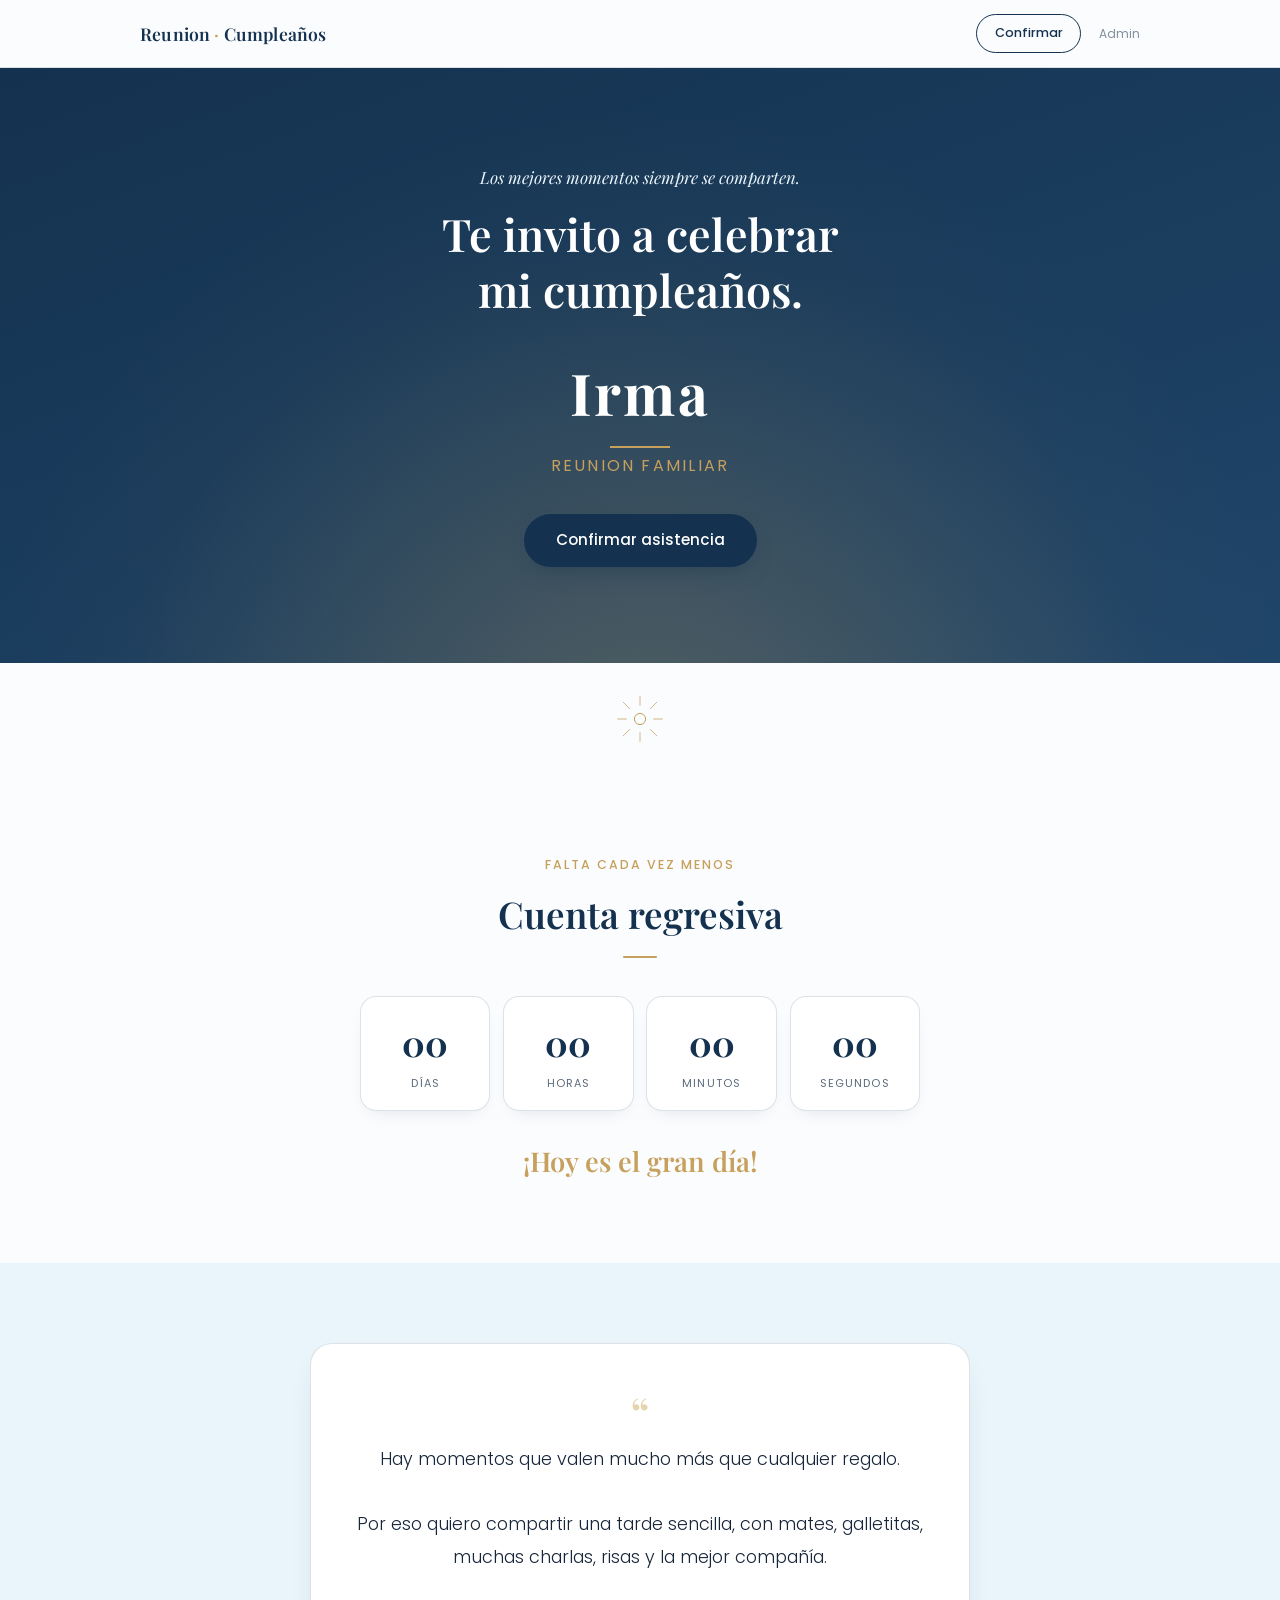
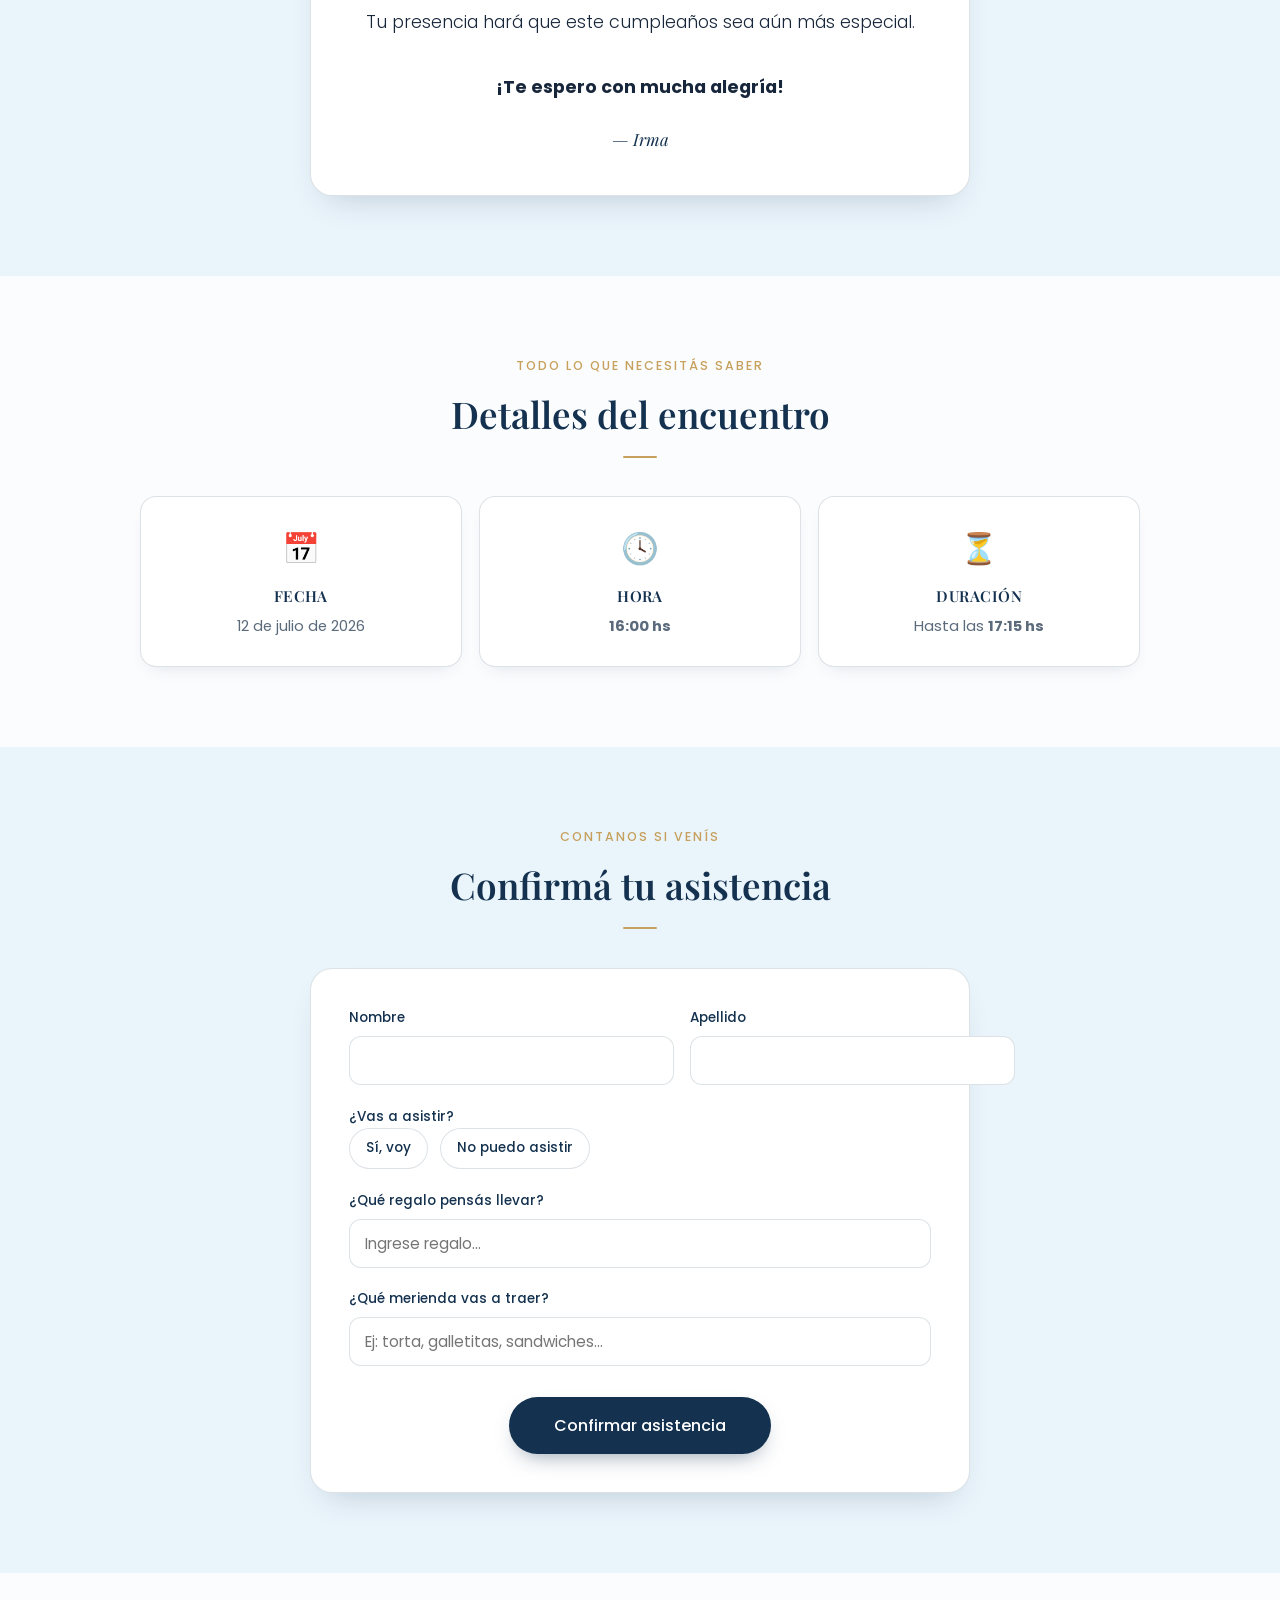
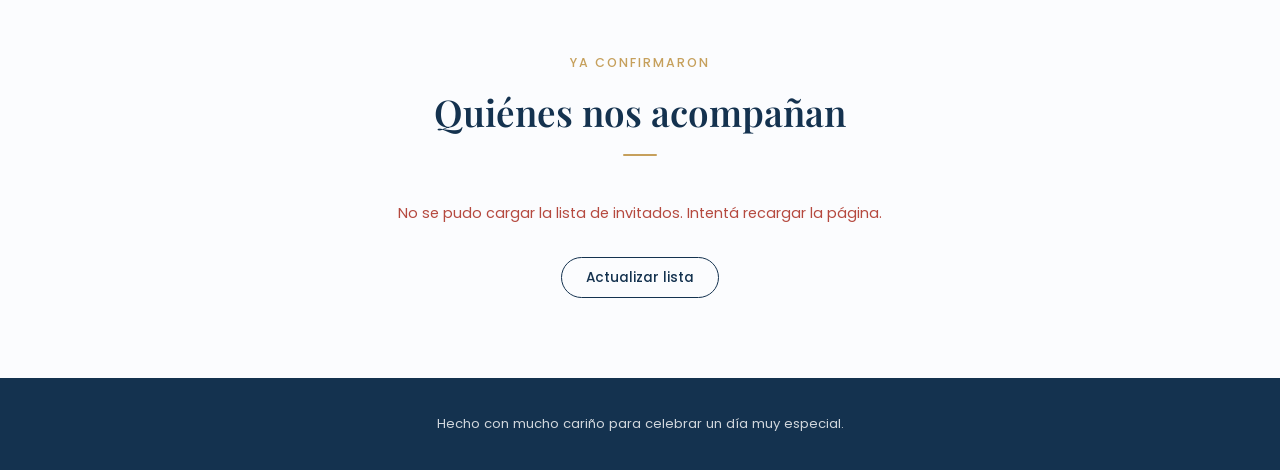
<file: index.html>
<!DOCTYPE html>
<html lang="es">
<head>
  <meta charset="UTF-8">
  <meta name="viewport" content="width=device-width, initial-scale=1.0">
  <title>Cumpleaños de Irma · 12 de julio</title>
  <meta name="description" content="Invitación al cumpleaños de Irma. Una tarde en familia, con mates, charlas y mucho cariño.">

  <!-- Google Fonts: Playfair Display (display) + Poppins (texto) -->
  <link rel="preconnect" href="https://fonts.googleapis.com">
  <link rel="preconnect" href="https://fonts.gstatic.com" crossorigin>
  <link href="https://fonts.googleapis.com/css2?family=Playfair+Display:ital,wght@0,500;0,600;0,700;1,500&family=Poppins:wght@300;400;500;600&display=swap" rel="stylesheet">

  <link rel="stylesheet" href="style.css">
</head>
<body>

  <!-- ============ NAVBAR ============ -->
<header class="navbar" id="site-header">
  <div class="navbar__inner">
    <span class="navbar__brand">Reunion <span class="navbar__brand-dot">·</span> Cumpleaños </span>

    <div class="navbar__actions">
      <a href="#rsvp-section" class="navbar__cta">
        Confirmar
      </a>

      <a href="admin.html" class="navbar__admin">
        Admin
      </a>
    </div>

  </div>
</header>

  <!-- ============ HERO (sin foto, solo color y tipografía) ============ -->
  <section class="hero" id="hero-section">
    <div class="hero__ornament" aria-hidden="true"></div>
    <div class="hero__content">
      <p class="hero__eyebrow">Los mejores momentos siempre se comparten.</p>
      <h1 class="hero__title">Te invito a celebrar<br>mi cumpleaños.</h1>

      <div class="hero__name-block">
        <span class="hero__name">Irma</span>
        <span class="hero__age">Reunion familiar</span>
      </div>

      <a href="#rsvp-section" class="btn btn--primary">Confirmar asistencia</a>
    </div>
  </section>

  <!-- Divisor firma: sol de líneas doradas -->
  <div class="divider" aria-hidden="true">
    <svg class="divider__sun" viewBox="0 0 120 120" xmlns="http://www.w3.org/2000/svg">
      <circle cx="60" cy="60" r="14" class="divider__sun-core"/>
      <g class="divider__sun-rays">
        <line x1="60" y1="4" x2="60" y2="26"/>
        <line x1="60" y1="94" x2="60" y2="116"/>
        <line x1="4" y1="60" x2="26" y2="60"/>
        <line x1="94" y1="60" x2="116" y2="60"/>
        <line x1="18" y1="18" x2="34" y2="34"/>
        <line x1="86" y1="86" x2="102" y2="102"/>
        <line x1="102" y1="18" x2="86" y2="34"/>
        <line x1="34" y1="86" x2="18" y2="102"/>
      </g>
    </svg>
  </div>

  <!-- ============ CONTADOR REGRESIVO ============ -->
  <section class="section countdown" id="countdown-section">
    <div class="container">
      <p class="section__eyebrow">Falta cada vez menos</p>
      <h2 class="section__title">Cuenta regresiva</h2>

      <div class="countdown__grid" id="countdown-timer-grid">
        <div class="countdown__unit">
          <span class="countdown__number" id="countdown-days">00</span>
          <span class="countdown__label">Días</span>
        </div>
        <div class="countdown__unit">
          <span class="countdown__number" id="countdown-hours">00</span>
          <span class="countdown__label">Horas</span>
        </div>
        <div class="countdown__unit">
          <span class="countdown__number" id="countdown-minutes">00</span>
          <span class="countdown__label">Minutos</span>
        </div>
        <div class="countdown__unit">
          <span class="countdown__number" id="countdown-seconds">00</span>
          <span class="countdown__label">Segundos</span>
        </div>
      </div>

      <p class="countdown__today" id="countdown-today-message" hidden>¡Hoy es el gran día!</p>
    </div>
  </section>

  <!-- ============ MENSAJE PERSONAL ============ -->
  <section class="section message">
    <div class="container container--narrow">
      <div class="message__card">
        <span class="message__mark" aria-hidden="true">&#8220;</span>
        <p class="message__text">
          Hay momentos que valen mucho más que cualquier regalo.
          <br><br>
          Por eso quiero compartir una tarde sencilla, con mates, galletitas, muchas charlas, risas y la mejor compañía.
          <br><br>
          Tu presencia hará que este cumpleaños sea aún más especial.
          <br><br>
          <strong>¡Te espero con mucha alegría!</strong>
        </p>
        <span class="message__signature">— Irma</span>
      </div>
    </div>
  </section>

  <!-- ============ INFORMACIÓN DEL EVENTO ============ -->
  <section class="section event" id="event-details-section">
    <div class="container">
      <p class="section__eyebrow">Todo lo que necesitás saber</p>
      <h2 class="section__title">Detalles del encuentro</h2>

      <div class="event__grid">
        <div class="event__item">
          <div class="event__icon" aria-hidden="true">📅</div>
          <h3 class="event__label">Fecha</h3>
          <p class="event__value">12 de julio de 2026</p>
        </div>

        <div class="event__item">
          <div class="event__icon" aria-hidden="true">🕓</div>
          <h3 class="event__label">Hora</h3>
          <p class="event__value"><strong>16:00 hs</strong></p>
        </div>

        <div class="event__item">
          <div class="event__icon" aria-hidden="true">⏳</div>
          <h3 class="event__label">Duración</h3>
          <p class="event__value">Hasta las <strong>17:15 hs</strong></p>
        </div>
      </div>
    </div>
  </section>

 <!-- ============ FORMULARIO DE CONFIRMACIÓN ============ -->
<section class="section rsvp" id="rsvp-section">
  <div class="container container--narrow">

    <p class="section__eyebrow">Contanos si venís</p>
    <h2 class="section__title">Confirmá tu asistencia</h2>

    <form class="rsvp__form" id="rsvp-form" novalidate>

      <div class="rsvp__row">
        <div class="rsvp__field">
          <label for="rsvp-first-name">Nombre</label>
          <input type="text" id="rsvp-first-name" name="nombre" required autocomplete="given-name">
        </div>

        <div class="rsvp__field">
          <label for="rsvp-last-name">Apellido</label>
          <input type="text" id="rsvp-last-name" name="apellido" required autocomplete="family-name">
        </div>
      </div>

      <fieldset class="rsvp__field rsvp__fieldset">
        <legend>¿Vas a asistir?</legend>
        <div class="rsvp__options">
          <label class="rsvp__option">
            <input type="radio" name="asistencia" value="true" required>
            <span>Sí, voy</span>
          </label>

          <label class="rsvp__option">
            <input type="radio" name="asistencia" value="false" required>
            <span>No puedo asistir</span>
          </label>
        </div>
      </fieldset>

      <div class="rsvp__field">
        <label for="rsvp-gift">¿Qué regalo pensás llevar?</label>
        <input type="text" id="rsvp-gift" name="regalo" placeholder="Ingrese regalo...">
      </div>

      <div class="rsvp__field">
        <label for="rsvp-merienda">¿Qué merienda vas a traer?</label>
        <input type="text" id="rsvp-merienda" name="merienda" placeholder="Ej: torta, galletitas, sandwiches...">
      </div>

      <button type="submit" class="btn btn--primary rsvp__submit">
        Confirmar asistencia
      </button>

      <p class="rsvp__status" id="rsvp-status" role="status" aria-live="polite" hidden></p>

    </form>
  </div>
</section>

  <!-- ============ LISTA DE PARTICIPANTES CONFIRMADOS ============ -->
  <section class="section guests" id="guests-section">
    <div class="container container--narrow">
      <p class="section__eyebrow">Ya confirmaron</p>
      <h2 class="section__title">Quiénes nos acompañan</h2>

      <div class="guests__list" id="guests-list" aria-live="polite">
        <p class="guests__loading" id="guests-loading">Cargando invitados...</p>
      </div>

      <p class="guests__empty" id="guests-empty" hidden>Todavía no hay confirmaciones. ¡Sé el primero!</p>
      <p class="guests__error" id="guests-error" hidden>No se pudo cargar la lista de invitados. Intentá recargar la página.</p>

      <button type="button" class="btn btn--ghost" id="guests-refresh">Actualizar lista</button>
    </div>
  </section>

  <!-- ============ MODAL DE CONFIRMACIÓN ============ -->
  <div class="modal" id="thank-you-modal" aria-hidden="true" role="dialog" aria-modal="true" aria-labelledby="thank-you-modal-title">
    <div class="modal__backdrop" data-close-modal></div>
    <div class="modal__card">
      <h3 class="modal__title" id="thank-you-modal-title">¡Muchas gracias por confirmar!</h3>
      <p class="modal__text">
        Será una enorme alegría compartir este momento.
        <br><br>
        Prepará las ganas de charlar, tomar unos mates y pasar un lindo momento en familia. (Si sos Lety, traer facturas)
        <br><br>
        <strong>¡Nos vemos muy pronto!</strong>
      </p>
      <button type="button" class="btn btn--primary" data-close-modal>Cerrar</button>
    </div>
  </div>

  <!-- Canvas liviano para el confeti (solo se dibuja un instante al confirmar) -->
  <canvas id="confetti-canvas" aria-hidden="true"></canvas>

  <!-- ============ FOOTER ============ -->
  <footer class="footer">
    <p>Hecho con mucho cariño para celebrar un día muy especial.</p>
  </footer>

  <script src="script.js"></script>
</body>
</html>
</file>
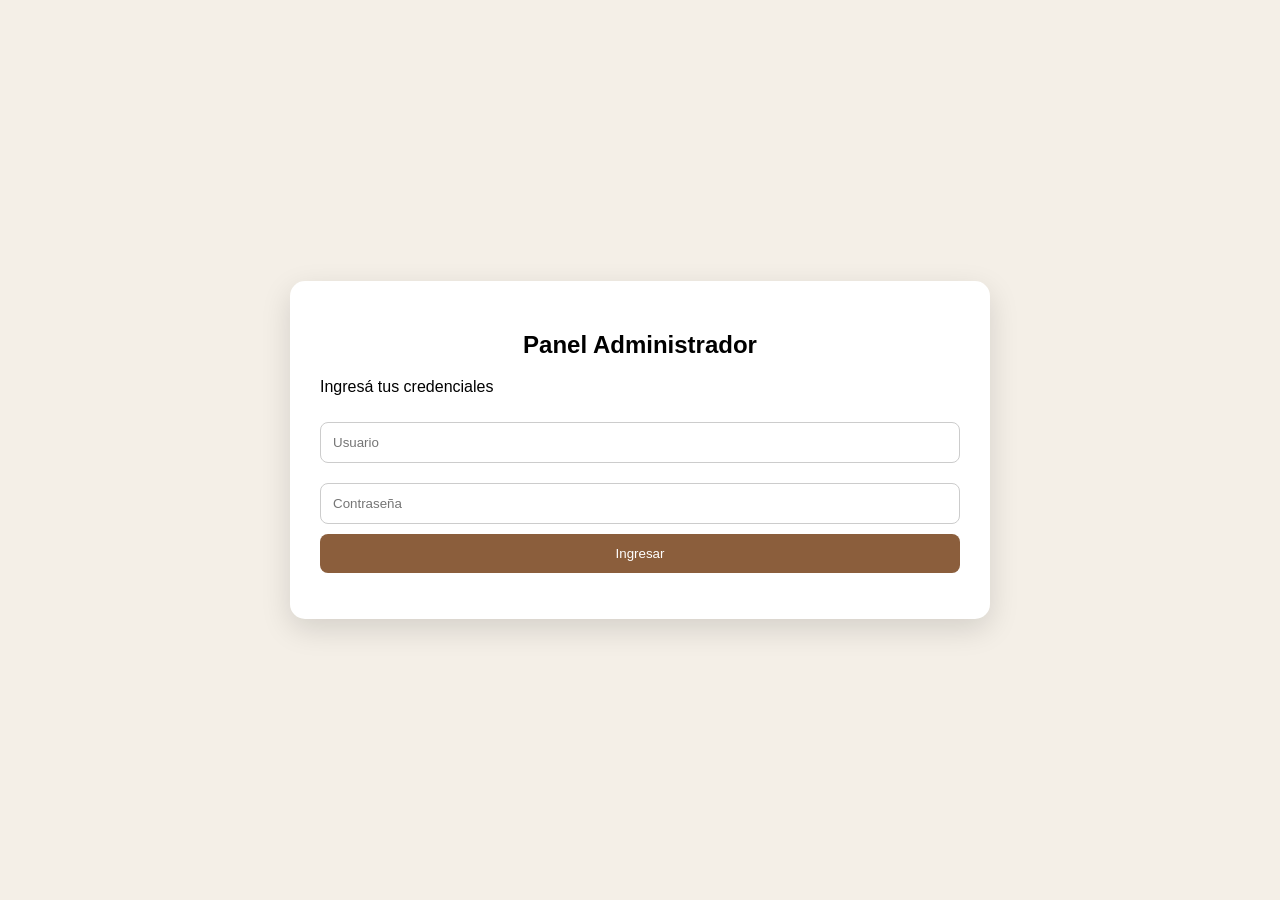
<file: admin.html>
<!DOCTYPE html>
<html lang="es">
<head>
    <meta charset="UTF-8">
    <meta name="viewport" content="width=device-width, initial-scale=1.0">
    <title>Panel Admin - Invitados</title>
    <link rel="stylesheet" href="admin.css">
</head>
<body>

    <main class="admin-container">

        <section class="login-card" id="login-section">

            <h1>Panel Administrador</h1>

            <p>Ingresá tus credenciales</p>

            <input 
                type="text" 
                id="usuario"
                placeholder="Usuario">

            <input 
                type="password" 
                id="password"
                placeholder="Contraseña">

            <button id="login-btn">
                Ingresar
            </button>

            <p id="login-message"></p>

        </section>



        <section class="panel" id="admin-panel" hidden>

            <div class="panel-header">

                <h1>Invitados</h1>

                <button id="logout-btn">
                    Cerrar sesión
                </button>

            </div>


            <div id="invitados-lista">

                <p>Cargando invitados...</p>

            </div>

            <button id="volver-btn" type="button">
                Volver a la invitación
            </button>

        </section>

    </main>


<script src="admin.js"></script>

</body>
</html>
</file>
<file: style.css>
/* =========================================================
   CUMPLEAÑOS DE IRMA — HOJA DE ESTILOS (versión simple y liviana)
   Sin fondo fotográfico, sin partículas, sin efectos de blur.
   Tipografía: Playfair Display (display) + Poppins (texto).
   ========================================================= */

/* ---------- 1. VARIABLES / TOKENS ---------- */
:root {
  --color-white: #ffffff;
  --color-bg: #fbfcfe;
  --color-celeste: #8fbfe0;
  --color-celeste-suave: #eaf4fb;
  --color-azul: #14324f;
  --color-azul-2: #1f4569;
  --color-dorado: #c6a05c;
  --color-dorado-suave: #e6d3ac;
  --color-text: #17263a;
  --color-text-soft: #5b6b7c;
  --color-line: rgba(20, 50, 79, 0.14);
  --color-verde: #3f8f5f;
  --color-rojo: #b5493f;

  --font-display: "Playfair Display", serif;
  --font-body: "Poppins", sans-serif;

  --section-padding: clamp(3rem, 7vw, 5rem);
  --radius-lg: 22px;
  --radius-md: 16px;
  --radius-sm: 12px;

  --shadow-soft: 0 16px 34px -18px rgba(20, 50, 79, 0.25);
  --shadow-card: 0 8px 20px -12px rgba(20, 50, 79, 0.2);
  --shadow-card-hover: 0 14px 28px -14px rgba(20, 50, 79, 0.28);

  --ease: cubic-bezier(0.22, 1, 0.36, 1);
}

/* ---------- 2. RESET ---------- */
* {
  box-sizing: border-box;
  margin: 0;
  padding: 0;
}

html {
  scroll-behavior: smooth;
}

body {
  font-family: var(--font-body);
  background: var(--color-bg);
  color: var(--color-text);
  line-height: 1.6;
}

img {
  max-width: 100%;
  display: block;
}

a {
  text-decoration: none;
  color: inherit;
}

button {
  font-family: inherit;
  cursor: pointer;
  border: none;
  background: none;
}

/* Foco visible accesible en toda la página */
a:focus-visible,
button:focus-visible,
input:focus-visible,
textarea:focus-visible {
  outline: 2px solid var(--color-dorado);
  outline-offset: 3px;
  border-radius: 4px;
}

@media (prefers-reduced-motion: reduce) {
  html {
    scroll-behavior: auto;
  }
  * {
    animation-duration: 0.001ms !important;
    animation-iteration-count: 1 !important;
    transition-duration: 0.001ms !important;
  }
}

/* ---------- 3. UTILIDADES ---------- */
.container {
  width: 100%;
  max-width: 1040px;
  margin: 0 auto;
  padding: 0 1.25rem;
}

.container--narrow {
  max-width: 700px;
}

.section {
  padding: var(--section-padding) 0;
}

.section__eyebrow {
  text-align: center;
  font-size: 0.78rem;
  letter-spacing: 0.16em;
  text-transform: uppercase;
  color: var(--color-dorado);
  font-weight: 500;
  margin-bottom: 0.6rem;
}

.section__title {
  text-align: center;
  font-family: var(--font-display);
  font-weight: 600;
  font-size: clamp(1.6rem, 3.2vw, 2.3rem);
  color: var(--color-azul);
  margin-bottom: 2.4rem;
  position: relative;
}

/* Filete dorado bajo cada título de sección: refuerza la identidad sin sumar ruido */
.section__title::after {
  content: "";
  display: block;
  width: 34px;
  height: 2px;
  margin: 0.75rem auto 0;
  background: var(--color-dorado);
  border-radius: 2px;
}

/* Botones */
.btn {
  display: inline-flex;
  align-items: center;
  justify-content: center;
  padding: 0.9rem 2rem;
  border-radius: 999px;
  font-size: 0.95rem;
  font-weight: 500;
  transition: transform 0.25s var(--ease), box-shadow 0.25s var(--ease), background 0.25s var(--ease);
}

.btn--primary {
  background: var(--color-azul);
  color: var(--color-white);
  box-shadow: 0 10px 22px -10px rgba(20, 50, 79, 0.5);
}

.btn--primary:hover {
  transform: translateY(-2px);
  box-shadow: 0 14px 26px -10px rgba(20, 50, 79, 0.55);
}

.btn--primary:active {
  transform: translateY(0);
}

.btn--primary:disabled {
  opacity: 0.6;
  cursor: not-allowed;
  transform: none;
}

.btn--ghost {
  margin-top: 2rem;
  border: 1.5px solid var(--color-azul);
  color: var(--color-azul);
  padding: 0.6rem 1.5rem;
  font-size: 0.85rem;
  display: block;
  width: fit-content;
  margin-left: auto;
  margin-right: auto;
}

.btn--ghost:hover {
  background: var(--color-azul);
  color: var(--color-white);
}

/* ---------- 4. NAVBAR ---------- */
.navbar {
  position: sticky;
  top: 0;
  left: 0;
  right: 0;
  z-index: 50;
  padding: 0.9rem 0;
  background: rgba(251, 252, 254, 0.9);
  backdrop-filter: saturate(160%) blur(6px);
  -webkit-backdrop-filter: saturate(160%) blur(6px);
  border-bottom: 1px solid var(--color-line);
}

.navbar__inner {
  max-width: 1040px;
  margin: 0 auto;
  padding: 0 1.25rem;
  display: flex;
  align-items: center;
  justify-content: space-between;
}

.navbar__brand {
  font-family: var(--font-display);
  font-size: 1.1rem;
  font-weight: 600;
  color: var(--color-azul);
  letter-spacing: 0.01em;
}

.navbar__brand-dot {
  color: var(--color-dorado);
}

.navbar__actions {
  display: flex;
  align-items: center;
  gap: 1.1rem;
}

.navbar__cta {
  font-size: 0.8rem;
  font-weight: 500;
  padding: 0.5rem 1.1rem;
  border-radius: 999px;
  border: 1.5px solid var(--color-azul);
  color: var(--color-azul);
  transition: background 0.2s var(--ease), color 0.2s var(--ease);
}

.navbar__cta:hover {
  background: var(--color-azul);
  color: var(--color-white);
}

.navbar__admin {
  font-size: 0.75rem;
  color: var(--color-text-soft);
  opacity: 0.75;
  transition: opacity 0.2s var(--ease);
}

.navbar__admin:hover {
  opacity: 1;
}

/* ---------- 5. HERO (solo color y tipografía, sin foto) ---------- */
.hero {
  position: relative;
  background: linear-gradient(160deg, var(--color-azul) 0%, var(--color-azul-2) 100%);
  padding: clamp(3.5rem, 12vw, 6rem) 1.25rem;
  text-align: center;
  overflow: hidden;
}

/* Textura sutil: un arco doble muy fino, motivo recurrente del "sol" de la marca */
.hero__ornament {
  position: absolute;
  inset: 0;
  pointer-events: none;
  background:
    radial-gradient(circle at 50% 118%, rgba(198, 160, 92, 0.22), transparent 55%),
    radial-gradient(circle at 50% 118%, rgba(198, 160, 92, 0.12), transparent 70%);
}

.hero__content {
  position: relative;
  max-width: 640px;
  margin: 0 auto;
  animation: hero-rise 0.9s var(--ease) both;
}

@keyframes hero-rise {
  from {
    opacity: 0;
    transform: translateY(14px);
  }
  to {
    opacity: 1;
    transform: translateY(0);
  }
}

.hero__eyebrow {
  color: var(--color-celeste-suave);
  font-size: clamp(0.9rem, 1.6vw, 1.05rem);
  font-weight: 300;
  font-style: italic;
  font-family: var(--font-display);
  margin-bottom: 0.9rem;
}

.hero__title {
  font-family: var(--font-display);
  color: var(--color-white);
  font-size: clamp(1.9rem, 6vw, 2.8rem);
  font-weight: 600;
  line-height: 1.25;
  margin-bottom: 1.8rem;
}

.hero__name-block {
  display: flex;
  flex-direction: column;
  align-items: center;
  gap: 0.3rem;
  margin-bottom: 2.2rem;
}

.hero__name {
  font-family: var(--font-display);
  font-size: clamp(2.4rem, 9vw, 3.6rem);
  font-weight: 700;
  letter-spacing: 0.04em;
  color: var(--color-white);
}

.hero__name::after {
  content: "";
  display: block;
  width: 60px;
  height: 2px;
  margin: 0.5rem auto 0;
  background: var(--color-dorado);
}

.hero__age {
  font-size: 1rem;
  letter-spacing: 0.14em;
  text-transform: uppercase;
  color: var(--color-dorado);
}

/* ---------- 6. DIVISOR (elemento firma: sol de líneas) ---------- */
.divider {
  display: flex;
  justify-content: center;
  padding: 2rem 0;
  background: var(--color-bg);
}

.divider__sun {
  width: 48px;
  height: 48px;
}

.divider__sun-core {
  fill: none;
  stroke: var(--color-dorado);
  stroke-width: 2.5;
}

.divider__sun-rays line {
  stroke: var(--color-dorado);
  stroke-width: 2.5;
  stroke-linecap: round;
  opacity: 0.75;
}

/* ---------- 7. CONTADOR ---------- */
.countdown {
  background: var(--color-bg);
}

.countdown__grid {
  display: grid;
  grid-template-columns: repeat(4, 1fr);
  gap: 0.8rem;
  max-width: 560px;
  margin: 0 auto;
}

.countdown__unit {
  background: var(--color-white);
  border: 1px solid var(--color-line);
  border-radius: var(--radius-md);
  padding: 1.1rem 0.4rem;
  text-align: center;
  box-shadow: var(--shadow-card);
  transition: transform 0.25s var(--ease), box-shadow 0.25s var(--ease);
}

.countdown__unit:hover {
  transform: translateY(-3px);
  box-shadow: var(--shadow-card-hover);
}

.countdown__number {
  display: block;
  font-family: var(--font-display);
  font-size: clamp(1.5rem, 4vw, 2.2rem);
  font-weight: 700;
  color: var(--color-azul);
  font-variant-numeric: tabular-nums;
}

.countdown__label {
  display: block;
  margin-top: 0.25rem;
  font-size: 0.68rem;
  letter-spacing: 0.1em;
  text-transform: uppercase;
  color: var(--color-text-soft);
}

.countdown__today {
  text-align: center;
  margin-top: 1.8rem;
  font-family: var(--font-display);
  font-size: clamp(1.3rem, 3vw, 1.7rem);
  color: var(--color-dorado);
  font-weight: 600;
}

/* ---------- 8. MENSAJE PERSONAL ---------- */
.message {
  background: var(--color-celeste-suave);
}

.message__card {
  position: relative;
  background: var(--color-white);
  border: 1px solid var(--color-line);
  border-radius: var(--radius-lg);
  padding: clamp(2.2rem, 5vw, 2.8rem) clamp(1.8rem, 5vw, 2.6rem) clamp(1.8rem, 5vw, 2.6rem);
  box-shadow: var(--shadow-soft);
  text-align: center;
}

.message__mark {
  display: block;
  font-family: var(--font-display);
  font-size: 3rem;
  line-height: 1;
  color: var(--color-dorado-suave);
  margin-bottom: 0.4rem;
}

.message__text {
  font-size: clamp(0.98rem, 2vw, 1.1rem);
  color: var(--color-text);
  font-weight: 300;
  line-height: 1.85;
}

.message__signature {
  display: block;
  margin-top: 1.4rem;
  font-family: var(--font-display);
  font-style: italic;
  font-size: 1.05rem;
  color: var(--color-azul);
}

/* ---------- 9. EVENTO ---------- */
.event {
  background: var(--color-bg);
}

.event__grid {
  display: grid;
  grid-template-columns: repeat(auto-fit, minmax(200px, 1fr));
  gap: 1.1rem;
}

.event__item {
  background: var(--color-white);
  border: 1px solid var(--color-line);
  border-radius: var(--radius-md);
  padding: 1.7rem 1.3rem;
  text-align: center;
  box-shadow: var(--shadow-card);
  transition: transform 0.25s var(--ease), box-shadow 0.25s var(--ease);
}

.event__item:hover {
  transform: translateY(-3px);
  box-shadow: var(--shadow-card-hover);
}

.event__icon {
  font-size: 1.9rem;
  margin-bottom: 0.7rem;
}

.event__label {
  font-family: var(--font-display);
  font-size: 0.95rem;
  color: var(--color-azul);
  font-weight: 600;
  letter-spacing: 0.03em;
  text-transform: uppercase;
  margin-bottom: 0.4rem;
}

.event__value {
  color: var(--color-text-soft);
  font-size: 0.92rem;
}

.event__value--soft {
  font-size: 0.8rem;
  opacity: 0.85;
}

/* ---------- 10. FORMULARIO RSVP ---------- */
.rsvp {
  background: var(--color-celeste-suave);
}

.rsvp__form {
  background: var(--color-white);
  border: 1px solid var(--color-line);
  border-radius: var(--radius-lg);
  padding: clamp(1.5rem, 5vw, 2.4rem);
  box-shadow: var(--shadow-soft);
  display: flex;
  flex-direction: column;
  gap: 1.3rem;
}

.rsvp__row {
  display: grid;
  grid-template-columns: 1fr 1fr;
  gap: 1rem;
}

.rsvp__field {
  display: flex;
  flex-direction: column;
  gap: 0.45rem;
}

.rsvp__field label,
.rsvp__fieldset legend {
  font-size: 0.85rem;
  font-weight: 500;
  color: var(--color-azul);
}

.rsvp__field input[type="text"],
.rsvp__field textarea {
  border: 1.5px solid var(--color-line);
  background: var(--color-white);
  border-radius: var(--radius-sm);
  padding: 0.75rem 0.9rem;
  font-family: inherit;
  font-size: 0.95rem;
  color: var(--color-text);
  transition: border-color 0.2s var(--ease), box-shadow 0.2s var(--ease);
  resize: vertical;
}

.rsvp__field input[type="text"]:focus,
.rsvp__field textarea:focus {
  border-color: var(--color-celeste);
  box-shadow: 0 0 0 3px rgba(143, 191, 224, 0.25);
  outline: none;
}

.rsvp__fieldset {
  border: none;
  padding: 0;
}

.rsvp__options {
  display: flex;
  gap: 0.7rem;
  flex-wrap: wrap;
}

.rsvp__option {
  position: relative;
  display: inline-flex;
  align-items: center;
  gap: 0.4rem;
  padding: 0.55rem 1rem;
  border-radius: 999px;
  border: 1.5px solid var(--color-line);
  background: var(--color-white);
  font-size: 0.86rem;
  cursor: pointer;
  transition: background 0.2s var(--ease), color 0.2s var(--ease), border-color 0.2s var(--ease);
}

.rsvp__option:hover {
  border-color: var(--color-celeste);
}

.rsvp__option input {
  position: absolute;
  opacity: 0;
  width: 0;
  height: 0;
}

.rsvp__option:has(input:checked) {
  background: var(--color-azul);
  border-color: var(--color-azul);
  color: var(--color-white);
}

.rsvp__submit {
  align-self: center;
  margin-top: 0.6rem;
  padding: 1rem 2.8rem;
  font-size: 1rem;
}

.rsvp__status {
  text-align: center;
  font-size: 0.85rem;
  color: var(--color-text-soft);
}

.rsvp__status--error {
  color: var(--color-rojo);
}

/* ---------- 11. LISTA DE INVITADOS ---------- */
.guests {
  background: var(--color-bg);
}

.guests__list {
  display: grid;
  grid-template-columns: repeat(2, 1fr);
  gap: 0.9rem;
}

.guests__loading {
  grid-column: 1 / -1;
  text-align: center;
  color: var(--color-text-soft);
  font-size: 0.9rem;
  padding: 1rem 0;
}

/* Punto de carga sutil, sin girar cosas: un pulso discreto */
.guests__loading::after {
  content: "";
  display: inline-block;
  width: 6px;
  height: 6px;
  margin-left: 0.4rem;
  border-radius: 50%;
  background: var(--color-dorado);
  animation: pulse-dot 1.1s ease-in-out infinite;
  vertical-align: middle;
}

@keyframes pulse-dot {
  0%, 100% { opacity: 0.25; transform: scale(0.8); }
  50% { opacity: 1; transform: scale(1); }
}

.guests__empty,
.guests__error {
  text-align: center;
  color: var(--color-text-soft);
  font-size: 0.9rem;
  margin-top: 0.5rem;
}

.guests__error {
  color: var(--color-rojo);
}

/* Tarjeta de invitado: borde de acento a la izquierda + inicial a modo de "sello",
   sin depender de markup adicional del script (usa ::first-letter del nombre). */
.guest-card {
  position: relative;
  display: flex;
  align-items: center;
  justify-content: space-between;
  gap: 1rem;
  background: var(--color-white);
  border: 1px solid var(--color-line);
  border-left: 3px solid var(--color-dorado-suave);
  border-radius: var(--radius-md);
  padding: 1rem 1.2rem 1rem 1.4rem;
  box-shadow: var(--shadow-card);
  transition: transform 0.25s var(--ease), box-shadow 0.25s var(--ease), border-left-color 0.25s var(--ease);
  animation: guest-in 0.5s var(--ease) both;
}

@keyframes guest-in {
  from {
    opacity: 0;
    transform: translateY(8px);
  }
  to {
    opacity: 1;
    transform: translateY(0);
  }
}

.guest-card:hover {
  transform: translateY(-2px);
  box-shadow: var(--shadow-card-hover);
}

.guest-card:has(.guest-card__status--si) {
  border-left-color: var(--color-verde);
}

.guest-card:has(.guest-card__status--no) {
  border-left-color: var(--color-rojo);
}

.guest-card__info {
  display: flex;
  flex-direction: column;
  gap: 0.2rem;
  min-width: 0;
}

.guest-card__name {
  font-family: var(--font-display);
  font-weight: 600;
  color: var(--color-azul);
  font-size: 1rem;
  overflow-wrap: break-word;
}

.guest-card__name::first-letter {
  color: var(--color-dorado);
  font-size: 1.15em;
}

.guest-card__meta {
  font-size: 0.8rem;
  color: var(--color-text-soft);
  overflow-wrap: break-word;
}

.guest-card__status {
  flex-shrink: 0;
  display: inline-flex;
  align-items: center;
  gap: 0.3rem;
  font-size: 0.72rem;
  font-weight: 600;
  letter-spacing: 0.05em;
  text-transform: uppercase;
  padding: 0.35rem 0.75rem;
  border-radius: 999px;
}

.guest-card__status::before {
  content: "";
  width: 6px;
  height: 6px;
  border-radius: 50%;
  background: currentColor;
}

.guest-card__status--si {
  background: rgba(63, 143, 95, 0.12);
  color: var(--color-verde);
}

.guest-card__status--no {
  background: rgba(181, 73, 63, 0.12);
  color: var(--color-rojo);
}

/* ---------- 12. MODAL ---------- */
.modal {
  position: fixed;
  inset: 0;
  z-index: 100;
  display: flex;
  align-items: center;
  justify-content: center;
  padding: 1.25rem;
  opacity: 0;
  pointer-events: none;
  transition: opacity 0.25s var(--ease);
}

.modal.is-open {
  opacity: 1;
  pointer-events: auto;
}

.modal__backdrop {
  position: absolute;
  inset: 0;
  background: rgba(15, 34, 54, 0.6);
}

.modal__card {
  position: relative;
  background: var(--color-white);
  border-radius: var(--radius-lg);
  padding: clamp(1.8rem, 5vw, 2.6rem);
  max-width: 440px;
  width: 100%;
  text-align: center;
  box-shadow: 0 24px 50px -20px rgba(20, 50, 79, 0.45);
  transform: translateY(10px) scale(0.98);
  transition: transform 0.25s var(--ease);
}

.modal.is-open .modal__card {
  transform: translateY(0) scale(1);
}

.modal__title {
  font-family: var(--font-display);
  color: var(--color-azul);
  font-size: 1.4rem;
  margin-bottom: 1.1rem;
}

.modal__text {
  color: var(--color-text-soft);
  font-size: 0.93rem;
  margin-bottom: 1.6rem;
}

/* Canvas de confeti: se dibuja solo un instante al confirmar */
#confetti-canvas {
  position: fixed;
  inset: 0;
  z-index: 90;
  pointer-events: none;
}

/* ---------- 13. FOOTER ---------- */
.footer {
  text-align: center;
  padding: 2.2rem 1.25rem;
  background: var(--color-azul);
  color: rgba(255, 255, 255, 0.8);
  font-size: 0.82rem;
}

/* ---------- 14. RESPONSIVE ---------- */
@media (max-width: 620px) {
  .guests__list {
    grid-template-columns: 1fr;
  }
}

@media (max-width: 480px) {
  .countdown__grid {
    gap: 0.5rem;
  }

  .countdown__unit {
    padding: 0.85rem 0.2rem;
  }

  .rsvp__row {
    grid-template-columns: 1fr;
  }

  .event__grid {
    grid-template-columns: 1fr;
  }

  .guest-card {
    flex-direction: column;
    align-items: flex-start;
  }

  .guest-card__status {
    align-self: flex-start;
  }
}
</file>
<file: admin.css>
* {
    box-sizing: border-box;
    font-family: Arial, sans-serif;
}


body {
    margin: 0;
    min-height: 100vh;
    background: #f4efe7;
    display: flex;
    justify-content: center;
    align-items: center;
}


.admin-container {
    width: 90%;
    max-width: 700px;
}


.login-card,
.panel {
    background: white;
    padding: 30px;
    border-radius: 15px;
    box-shadow: 0 10px 30px #0002;
}


h1 {
    text-align: center;
}


input {
    width: 100%;
    padding: 12px;
    margin: 10px 0;
    border-radius: 8px;
    border: 1px solid #ccc;
}


button {
    width: 100%;
    padding: 12px;
    border: none;
    border-radius: 8px;
    background: #8b5e3c;
    color: white;
    cursor: pointer;
}


button:hover {
    opacity: .85;
}


.panel-header {
    display: flex;
    justify-content: space-between;
    align-items: center;
}


.panel-header button {
    width: auto;
}


.invitado {
    border: 1px solid #ddd;
    padding: 15px;
    margin-top: 15px;
    border-radius: 10px;
}


.invitado.aprobado {
    background: #e7f7e7;
}


.acciones {
    display: flex;
    gap: 10px;
    margin-top: 10px;
}


.acciones button {
    width: 50%;
}


.aprobar {
    background: #4caf50;
}


.eliminar {
    background: #d9534f;
}


#login-message {
    text-align: center;
    color: red;
}
</file>
